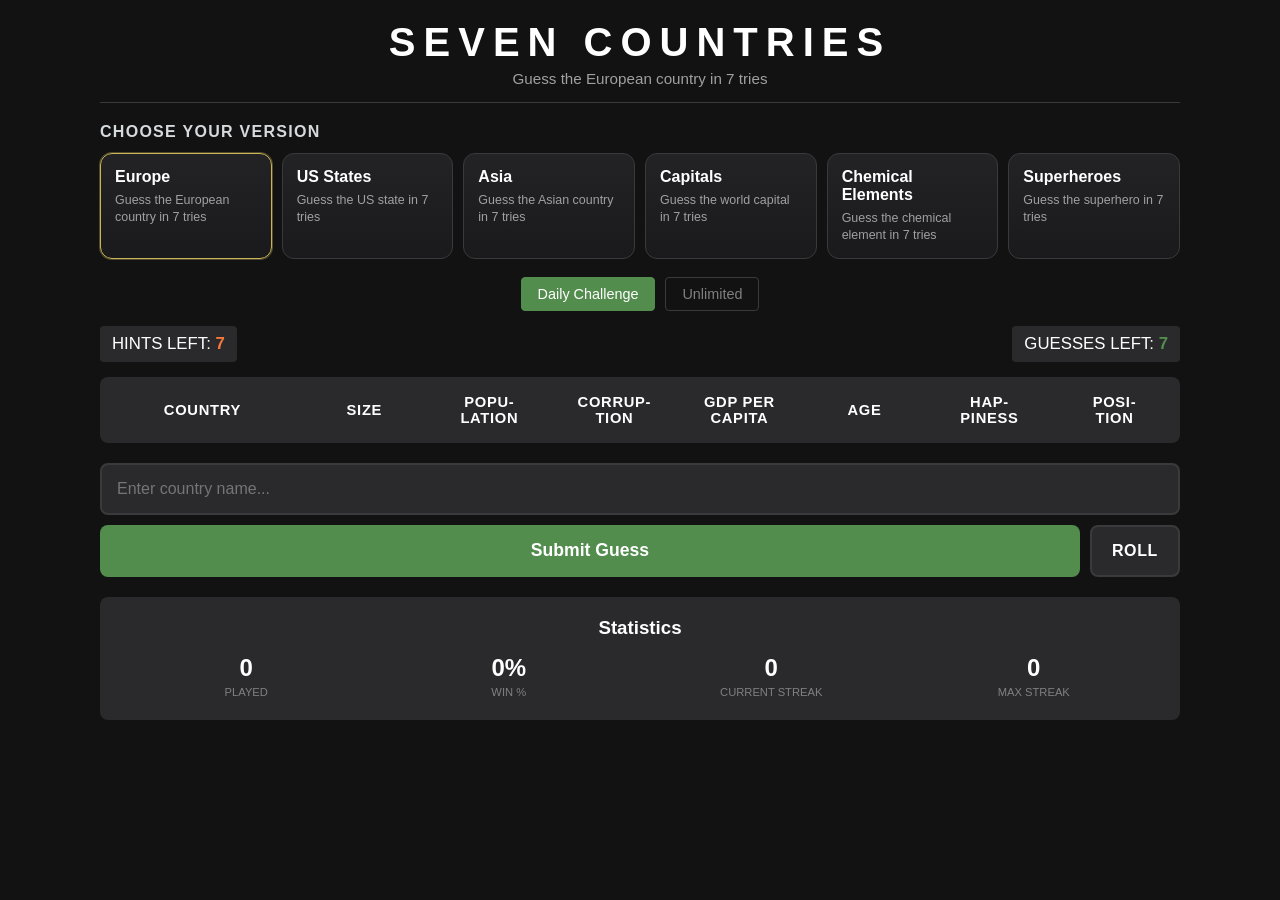
<file: index.html>
<!DOCTYPE html>
<html lang="en">
<head>
  <meta charset="UTF-8">
  <meta name="viewport" content="width=device-width, initial-scale=1.0">
  <title>Seven Countries</title>
  <link rel="stylesheet" href="style.css">
</head>
<body>
  <div class="container">
    <header>
      <h1 id="game-title">Seven Countries</h1>
      <p id="game-subtitle" class="subtitle">Guess the European country in 7 tries</p>
    </header>

    <section class="version-picker" aria-label="Choose a version">
      <h2 class="section-title">Choose Your Version</h2>
      <div id="version-selector" class="version-selector"></div>
    </section>

    <div class="game-modes">
      <button id="daily-btn" class="mode-btn active">Daily Challenge</button>
      <button id="unlimited-btn" class="mode-btn">Unlimited</button>
    </div>

    <div class="game-info">
      <div class="hint-remaining">
        HINTS LEFT: <span id="hint-count">7</span>
      </div>
      <div class="attempts">
        GUESSES LEFT: <span id="attempt-count">7</span>
      </div>
    </div>

    <div class="hint-categories">
      <div id="hint-header"></div>
      <div id="guesses-container"></div>
    </div>

    <div class="input-section">
      <div class="input-wrapper">
        <input type="text" id="country-input" placeholder="Enter country name..." autocomplete="off">
        <div id="suggestions" class="suggestions"></div>
      </div>
      <div class="input-buttons">
        <button id="submit-btn">Submit Guess</button>
        <button id="dice-btn" title="Random answer">Roll</button>
      </div>
    </div>

    <div id="game-over" class="game-over hidden">
      <h2 id="result-message"></h2>
      <p id="correct-answer"></p>
      <button id="play-again-btn" class="hidden">Play Again</button>
    </div>

    <div class="stats hidden" id="stats-panel">
      <h3>Statistics</h3>
      <div class="stats-grid">
        <div class="stat-item">
          <span class="stat-value" id="games-played">0</span>
          <span class="stat-label">Played</span>
        </div>
        <div class="stat-item">
          <span class="stat-value" id="win-rate">0%</span>
          <span class="stat-label">Win %</span>
        </div>
        <div class="stat-item">
          <span class="stat-value" id="current-streak">0</span>
          <span class="stat-label">Current Streak</span>
        </div>
        <div class="stat-item">
          <span class="stat-value" id="max-streak">0</span>
          <span class="stat-label">Max Streak</span>
        </div>
      </div>
    </div>
  </div>

  <script src="game.js"></script>
</body>
</html>
</file>
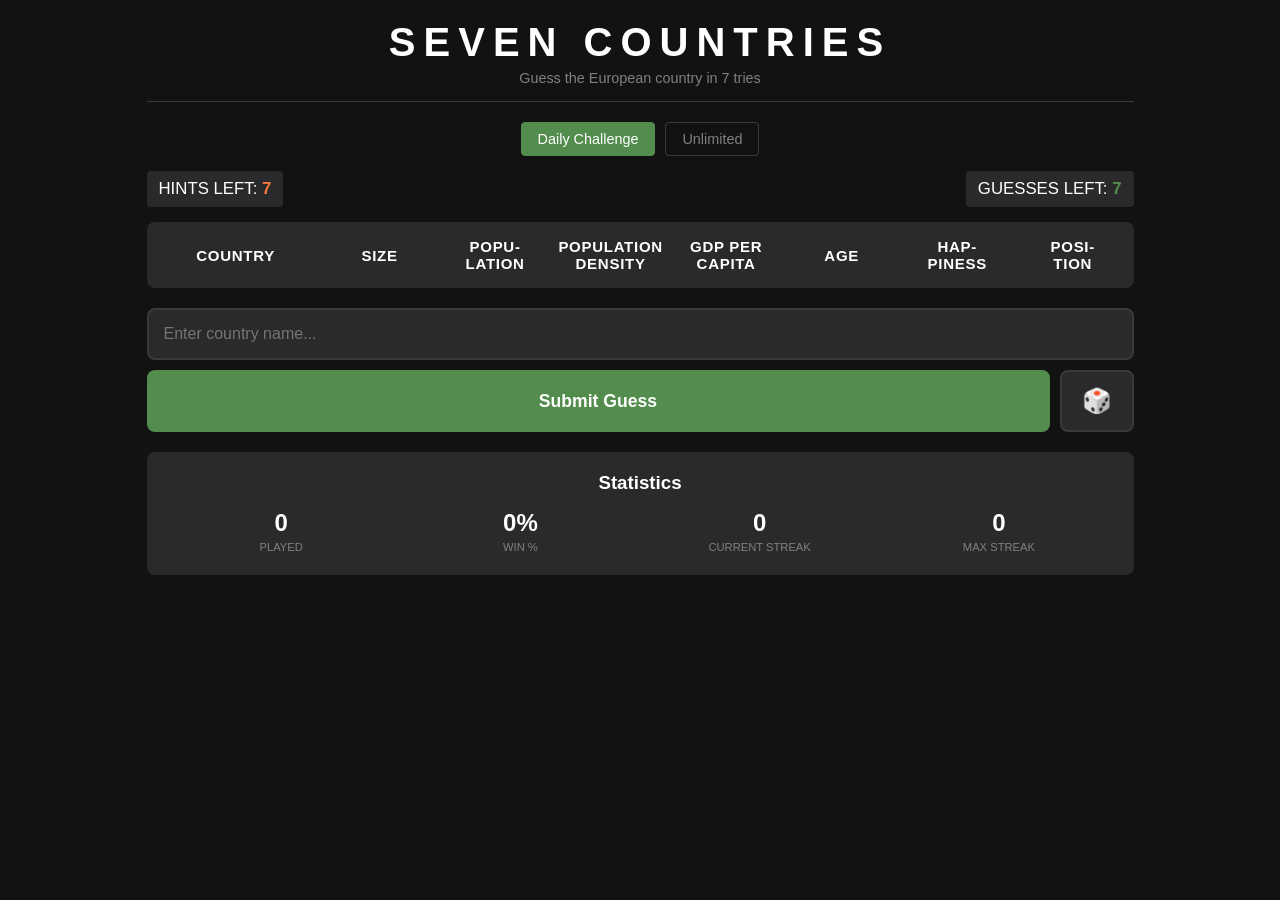
<file: site/index.html>
<!DOCTYPE html>
<html lang="en">
<head>
  <meta charset="UTF-8">
  <meta name="viewport" content="width=device-width, initial-scale=1.0">
  <title>Seven Countries</title>
  <link rel="stylesheet" href="style.css">
</head>
<body>
  <div class="container">
    <header>
      <h1>Seven Countries</h1>
      <p class="subtitle">Guess the European country in 7 tries</p>
    </header>

    <div class="game-modes">
      <button id="daily-btn" class="mode-btn active">Daily Challenge</button>
      <button id="unlimited-btn" class="mode-btn">Unlimited</button>
    </div>

    <div class="game-info">
      <div class="hint-remaining">
        HINTS LEFT: <span id="hint-count">7</span>
      </div>
      <div class="attempts">
        GUESSES LEFT: <span id="attempt-count">7</span>
      </div>
    </div>

    <div class="hint-categories">
      <div class="hint-row header">
        <div class="hint-cell">Country</div>
        <div class="hint-cell">Size</div>
        <div class="hint-cell">Popu-<br>lation</div>
        <div class="hint-cell">Population<br>Density</div>
        <div class="hint-cell">GDP Per<br>Capita</div>
        <div class="hint-cell">Age</div>
        <div class="hint-cell">Hap-<br>piness</div>
        <div class="hint-cell">Posi-<br>tion</div>
      </div>
      <div id="guesses-container"></div>
    </div>

  <div class="input-section">
    <input type="text" id="country-input" placeholder="Enter country name..." autocomplete="off">
    <div id="suggestions" class="suggestions"></div>
    <div class="input-buttons">
      <button id="submit-btn">Submit Guess</button>
      <button id="dice-btn" title="Random country">🎲</button>
    </div>
  </div>

    <div id="game-over" class="game-over hidden">
      <h2 id="result-message"></h2>
      <p id="correct-answer"></p>
      <button id="play-again-btn" class="hidden">Play Again</button>
    </div>

    <div class="stats hidden" id="stats-panel">
      <h3>Statistics</h3>
      <div class="stats-grid">
        <div class="stat-item">
          <span class="stat-value" id="games-played">0</span>
          <span class="stat-label">Played</span>
        </div>
        <div class="stat-item">
          <span class="stat-value" id="win-rate">0%</span>
          <span class="stat-label">Win %</span>
        </div>
        <div class="stat-item">
          <span class="stat-value" id="current-streak">0</span>
          <span class="stat-label">Current Streak</span>
        </div>
        <div class="stat-item">
          <span class="stat-value" id="max-streak">0</span>
          <span class="stat-label">Max Streak</span>
        </div>
      </div>
    </div>
  </div>

  <script src="game.js"></script>
</body>
</html>
</file>
<file: style.css>
* {
  box-sizing: border-box;
  margin: 0;
  padding: 0;
}

body {
  font-family: 'Clear Sans', 'Helvetica Neue', Arial, sans-serif;
  background-color: #121213;
  color: #ffffff;
  min-height: 100vh;
  display: flex;
  justify-content: center;
  padding: 20px;
}

.container {
  max-width: 1080px;
  width: 100%;
}

header {
  text-align: center;
  border-bottom: 1px solid #3a3a3c;
  padding-bottom: 15px;
  margin-bottom: 20px;
}

h1 {
  font-size: 2.5rem;
  font-weight: 700;
  letter-spacing: 0.2em;
  text-transform: uppercase;
}

.subtitle {
  color: #a0a0a0;
  font-size: 0.95rem;
  margin-top: 5px;
}

.section-title {
  font-size: 1rem;
  text-transform: uppercase;
  letter-spacing: 0.08em;
  color: #d7dadc;
  margin-bottom: 12px;
}

.version-picker {
  margin-bottom: 18px;
}

.version-selector {
  display: grid;
  grid-template-columns: repeat(auto-fit, minmax(160px, 1fr));
  gap: 10px;
}

.version-card {
  background: linear-gradient(180deg, #232325 0%, #1a1a1c 100%);
  border: 1px solid #3a3a3c;
  border-radius: 12px;
  color: #ffffff;
  cursor: pointer;
  display: flex;
  flex-direction: column;
  gap: 6px;
  min-height: 92px;
  padding: 14px;
  text-align: left;
  transition: transform 0.2s, border-color 0.2s, background-color 0.2s;
}

.version-card:hover {
  border-color: #d7dadc;
  transform: translateY(-1px);
}

.version-card.active {
  border-color: #c9b458;
  box-shadow: 0 0 0 1px rgba(201, 180, 88, 0.35);
}

.version-card-title {
  font-size: 1rem;
  font-weight: 700;
}

.version-card-subtitle {
  color: #a0a0a0;
  font-size: 0.78rem;
  line-height: 1.35;
}

.game-modes {
  display: flex;
  justify-content: center;
  gap: 10px;
  margin-bottom: 15px;
}

.mode-btn {
  background-color: transparent;
  color: #808080;
  border: 1px solid #3a3a3c;
  padding: 8px 16px;
  font-size: 0.9rem;
  cursor: pointer;
  border-radius: 4px;
  transition: all 0.2s;
}

.mode-btn:hover {
  border-color: #808080;
}

.mode-btn.active {
  background-color: #538d4e;
  color: white;
  border-color: #538d4e;
}

.game-info {
  display: flex;
  justify-content: space-between;
  gap: 10px;
  margin-bottom: 15px;
  font-size: 1.05rem;
}

.hint-remaining,
.attempts {
  background-color: #2a2a2c;
  padding: 8px 12px;
  border-radius: 4px;
}

#hint-count {
  font-weight: bold;
  color: #f5793a;
}

#attempt-count {
  font-weight: bold;
  color: #538d4e;
}

.hint-categories {
  background-color: #1a1a1c;
  border-radius: 8px;
  overflow: hidden;
  margin-bottom: 20px;
}

.hint-row {
  display: grid;
  grid-template-columns: 1.6fr repeat(7, minmax(0, 1fr));
  gap: 2px;
  padding: 8px 4px;
}

.hint-row.header {
  background-color: #2a2a2c;
  font-size: 0.88rem;
  font-weight: bold;
  text-transform: uppercase;
  letter-spacing: 0.05em;
}

.hint-cell {
  display: flex;
  align-items: center;
  justify-content: center;
  padding: 6px 4px;
  font-size: 0.92rem;
  text-align: center;
  background-color: #2a2a2c;
  border-radius: 4px;
  min-height: 50px;
  word-break: break-word;
}

.hint-cell.country-name {
  font-weight: 600;
  justify-content: flex-start;
  padding-left: 10px;
}

.hint-cell.unrevealed {
  color: #808080;
  cursor: pointer;
  transition: background-color 0.2s;
}

.hint-cell.unrevealed:hover {
  background-color: #3a3a3c;
}

.hint-cell.much-smaller {
  background-color: #b71c1c;
}

.hint-cell.smaller {
  background-color: #e65100;
}

.hint-cell.similar {
  background-color: #538d4e;
}

.hint-cell.larger {
  background-color: #1565c0;
}

.hint-cell.much-larger {
  background-color: #7b1fa2;
}

.hint-cell.correct {
  background-color: #538d4e;
}

.hint-cell.direction {
  font-size: 0.79rem;
}

.hint-cell.dir-n,
.hint-cell.dir-u { background-color: #1565c0; }
.hint-cell.dir-ne { background-color: #00838f; }
.hint-cell.dir-e { background-color: #2e7d32; }
.hint-cell.dir-se,
.hint-cell.dir-de { background-color: #9e9d24; }
.hint-cell.dir-s,
.hint-cell.dir-d { background-color: #ef6c00; }
.hint-cell.dir-sw,
.hint-cell.dir-dw { background-color: #d84315; }
.hint-cell.dir-w { background-color: #c62828; }
.hint-cell.dir-nw,
.hint-cell.dir-uw { background-color: #7b1fa2; }
.hint-cell.dir-ue { background-color: #00838f; }

.input-section {
  margin-bottom: 20px;
}

.input-wrapper {
  position: relative;
}

.input-buttons {
  display: flex;
  gap: 10px;
  margin-top: 10px;
}

#submit-btn {
  flex: 1;
  padding: 15px;
  font-size: 1.1rem;
  font-weight: bold;
  background-color: #538d4e;
  color: white;
  border: none;
  border-radius: 8px;
  cursor: pointer;
  transition: background-color 0.2s;
}

#submit-btn:hover {
  background-color: #457a42;
}

#submit-btn:disabled {
  background-color: #3a3a3c;
  cursor: not-allowed;
}

#dice-btn {
  padding: 15px 20px;
  font-size: 1rem;
  font-weight: 700;
  letter-spacing: 0.04em;
  text-transform: uppercase;
  background-color: #2a2a2c;
  color: white;
  border: 2px solid #3a3a3c;
  border-radius: 8px;
  cursor: pointer;
  transition: all 0.2s;
}

#dice-btn:hover {
  border-color: #808080;
  background-color: #3a3a3c;
}

#dice-btn:disabled {
  opacity: 0.5;
  cursor: not-allowed;
}

#country-input {
  width: 100%;
  padding: 15px;
  font-size: 1rem;
  border: 2px solid #3a3a3c;
  background-color: #2a2a2c;
  color: white;
  border-radius: 8px;
  outline: none;
}

#country-input:focus {
  border-color: #538d4e;
}

.suggestions {
  position: absolute;
  top: 100%;
  left: 0;
  right: 0;
  background-color: #2a2a2c;
  border: 1px solid #3a3a3c;
  border-top: none;
  border-radius: 0 0 8px 8px;
  max-height: 200px;
  overflow-y: auto;
  z-index: 10;
  display: none;
}

.suggestions.visible {
  display: block;
}

.suggestion-item {
  padding: 10px 15px;
  cursor: pointer;
  transition: background-color 0.2s;
}

.suggestion-item:hover {
  background-color: #3a3a3c;
}

.game-over {
  text-align: center;
  padding: 30px;
  background-color: #2a2a2c;
  border-radius: 8px;
  margin-bottom: 20px;
}

.game-over.hidden {
  display: none;
}

.game-over h2 {
  margin-bottom: 10px;
}

.game-over h2.win {
  color: #538d4e;
}

.game-over h2.lose {
  color: #b71c1c;
  font-size: 2rem;
}

.game-over .answer {
  font-size: 1.8rem;
  font-weight: bold;
  color: #ffffff;
  margin-bottom: 8px;
}

.answer-detail {
  color: #cfcfcf;
  font-size: 0.95rem;
}

.game-over p {
  color: #808080;
  margin-bottom: 20px;
}

#play-again-btn {
  background-color: #538d4e;
  color: white;
  border: none;
  padding: 12px 24px;
  font-size: 1rem;
  border-radius: 8px;
  cursor: pointer;
}

#play-again-btn.hidden {
  display: none;
}

.stats {
  background-color: #2a2a2c;
  border-radius: 8px;
  padding: 20px;
  margin-top: 20px;
}

.stats.hidden {
  display: none;
}

.stats h3 {
  text-align: center;
  margin-bottom: 15px;
}

.stats-grid {
  display: grid;
  grid-template-columns: repeat(4, 1fr);
  gap: 10px;
}

.stat-item {
  text-align: center;
}

.stat-value {
  display: block;
  font-size: 1.5rem;
  font-weight: bold;
}

.stat-label {
  font-size: 0.7rem;
  color: #808080;
  text-transform: uppercase;
}

.hidden {
  display: none !important;
}

@media (max-width: 1000px) {
  h1 {
    font-size: 1.9rem;
  }

  .version-selector {
    grid-template-columns: repeat(2, minmax(0, 1fr));
  }

  .hint-row {
    grid-template-columns: 1.3fr repeat(7, minmax(0, 1fr));
    gap: 1px;
  }

  .hint-cell {
    font-size: 0.72rem;
    padding: 4px 2px;
    min-height: 42px;
  }

  .hint-row.header .hint-cell {
    font-size: 0.62rem;
  }
}

@media (max-width: 640px) {
  body {
    padding: 12px;
  }

  .version-selector {
    grid-template-columns: 1fr;
  }

  .game-info {
    flex-direction: column;
  }

  .hint-categories {
    overflow-x: auto;
  }

  .hint-row {
    min-width: 760px;
  }

  .stats-grid {
    grid-template-columns: repeat(2, 1fr);
  }
}
</file>
<file: site/style.css>
* {
  box-sizing: border-box;
  margin: 0;
  padding: 0;
}

body {
  font-family: 'Clear Sans', 'Helvetica Neue', Arial, sans-serif;
  background-color: #121213;
  color: #ffffff;
  min-height: 100vh;
  display: flex;
  justify-content: center;
  padding: 20px;
}

.container {
  max-width: 987px;
  width: 100%;
}

header {
  text-align: center;
  border-bottom: 1px solid #3a3a3c;
  padding-bottom: 15px;
  margin-bottom: 20px;
}

h1 {
  font-size: 2.5rem;
  font-weight: 700;
  letter-spacing: 0.2em;
  text-transform: uppercase;
}

.subtitle {
  color: #808080;
  font-size: 0.9rem;
  margin-top: 5px;
}

.game-modes {
  display: flex;
  justify-content: center;
  gap: 10px;
  margin-bottom: 15px;
}

.mode-btn {
  background-color: transparent;
  color: #808080;
  border: 1px solid #3a3a3c;
  padding: 8px 16px;
  font-size: 0.9rem;
  cursor: pointer;
  border-radius: 4px;
  transition: all 0.2s;
}

.mode-btn:hover {
  border-color: #808080;
}

.mode-btn.active {
  background-color: #538d4e;
  color: white;
  border-color: #538d4e;
}

.game-info {
  display: flex;
  justify-content: space-between;
  margin-bottom: 15px;
  font-size: 1.05rem;
}

.hint-remaining, .attempts {
  background-color: #2a2a2c;
  padding: 8px 12px;
  border-radius: 4px;
}

#hint-count {
  font-weight: bold;
  color: #f5793a;
}

#attempt-count {
  font-weight: bold;
  color: #538d4e;
}

.hint-categories {
  background-color: #1a1a1c;
  border-radius: 8px;
  overflow: hidden;
  margin-bottom: 20px;
}

.hint-row {
  display: grid;
  grid-template-columns: 1.5fr repeat(7, 1fr);
  gap: 2px;
  padding: 8px 4px;
}

.hint-row.header {
  background-color: #2a2a2c;
  font-size: 0.88rem;
  font-weight: bold;
  text-transform: uppercase;
  letter-spacing: 0.05em;
}

.hint-cell {
  display: flex;
  align-items: center;
  justify-content: center;
  padding: 6px 4px;
  font-size: 0.94rem;
  text-align: center;
  background-color: #2a2a2c;
  border-radius: 4px;
  min-height: 50px;
  word-break: break-word;
}

.hint-cell.country-name {
  font-weight: 600;
  justify-content: flex-start;
  padding-left: 10px;
}

.hint-cell.unrevealed {
  color: #808080;
  cursor: pointer;
  transition: background-color 0.2s;
}

.hint-cell.unrevealed:hover {
  background-color: #3a3a3c;
}

.hint-cell.much-smaller {
  background-color: #b71c1c;
}

.hint-cell.smaller {
  background-color: #e65100;
}

.hint-cell.similar {
  background-color: #538d4e;
}

.hint-cell.larger {
  background-color: #1565c0;
}

.hint-cell.much-larger {
  background-color: #7b1fa2;
}

.hint-cell.correct {
  background-color: #538d4e;
}

.hint-cell.direction {
  font-size: 0.79rem;
}

.hint-cell.dir-n { background-color: #1565c0; }
.hint-cell.dir-ne { background-color: #00838f; }
.hint-cell.dir-e { background-color: #2e7d32; }
.hint-cell.dir-se { background-color: #9e9d24; }
.hint-cell.dir-s { background-color: #ef6c00; }
.hint-cell.dir-sw { background-color: #d84315; }
.hint-cell.dir-w { background-color: #c62828; }
.hint-cell.dir-nw { background-color: #7b1fa2; }

.input-section {
  position: relative;
  margin-bottom: 20px;
}

.input-buttons {
  display: flex;
  gap: 10px;
  margin-top: 10px;
}

#submit-btn {
  flex: 1;
  padding: 15px;
  font-size: 1.1rem;
  font-weight: bold;
  background-color: #538d4e;
  color: white;
  border: none;
  border-radius: 8px;
  cursor: pointer;
  transition: background-color 0.2s;
}

#submit-btn:hover {
  background-color: #457a42;
}

#submit-btn:disabled {
  background-color: #3a3a3c;
  cursor: not-allowed;
}

#dice-btn {
  padding: 15px 20px;
  font-size: 1.5rem;
  background-color: #2a2a2c;
  color: white;
  border: 2px solid #3a3a3c;
  border-radius: 8px;
  cursor: pointer;
  transition: all 0.2s;
}

#dice-btn:hover {
  border-color: #808080;
  background-color: #3a3a3c;
}

#dice-btn:disabled {
  opacity: 0.5;
  cursor: not-allowed;
}

#country-input {
  width: 100%;
  padding: 15px;
  font-size: 1rem;
  border: 2px solid #3a3a3c;
  background-color: #2a2a2c;
  color: white;
  border-radius: 8px;
  outline: none;
}

#country-input:focus {
  border-color: #538d4e;
}

.suggestions {
  position: absolute;
  top: 100%;
  left: 0;
  right: 0;
  background-color: #2a2a2c;
  border: 1px solid #3a3a3c;
  border-top: none;
  border-radius: 0 0 8px 8px;
  max-height: 200px;
  overflow-y: auto;
  z-index: 10;
  display: none;
}

.suggestions.visible {
  display: block;
}

.suggestion-item {
  padding: 10px 15px;
  cursor: pointer;
  transition: background-color 0.2s;
}

.suggestion-item:hover {
  background-color: #3a3a3c;
}

.game-over {
  text-align: center;
  padding: 30px;
  background-color: #2a2a2c;
  border-radius: 8px;
  margin-bottom: 20px;
}

.game-over.hidden {
  display: none;
}

.game-over h2 {
  margin-bottom: 10px;
}

.game-over h2.win {
  color: #538d4e;
}

.game-over h2.lose {
  color: #b71c1c;
  font-size: 2rem;
}

.game-over .answer {
  font-size: 1.8rem;
  font-weight: bold;
  color: #ffffff;
  margin-bottom: 20px;
}

.game-over p {
  color: #808080;
  margin-bottom: 20px;
}

#play-again-btn {
  background-color: #538d4e;
  color: white;
  border: none;
  padding: 12px 24px;
  font-size: 1rem;
  border-radius: 8px;
  cursor: pointer;
}

#play-again-btn.hidden {
  display: none;
}

.stats {
  background-color: #2a2a2c;
  border-radius: 8px;
  padding: 20px;
  margin-top: 20px;
}

.stats.hidden {
  display: none;
}

.stats h3 {
  text-align: center;
  margin-bottom: 15px;
}

.stats-grid {
  display: grid;
  grid-template-columns: repeat(4, 1fr);
  gap: 10px;
}

.stat-item {
  text-align: center;
}

.stat-value {
  display: block;
  font-size: 1.5rem;
  font-weight: bold;
}

.stat-label {
  font-size: 0.7rem;
  color: #808080;
  text-transform: uppercase;
}

.hidden {
  display: none !important;
}

@media (max-width: 987px) {
  h1 {
    font-size: 1.8rem;
  }

  .hint-row {
    grid-template-columns: 1.2fr repeat(7, 1fr);
    gap: 1px;
  }

  .hint-cell {
    font-size: 0.72rem;
    padding: 4px 2px;
    min-height: 40px;
  }

  .hint-row.header .hint-cell {
    font-size: 0.62rem;
  }
}
</file>
